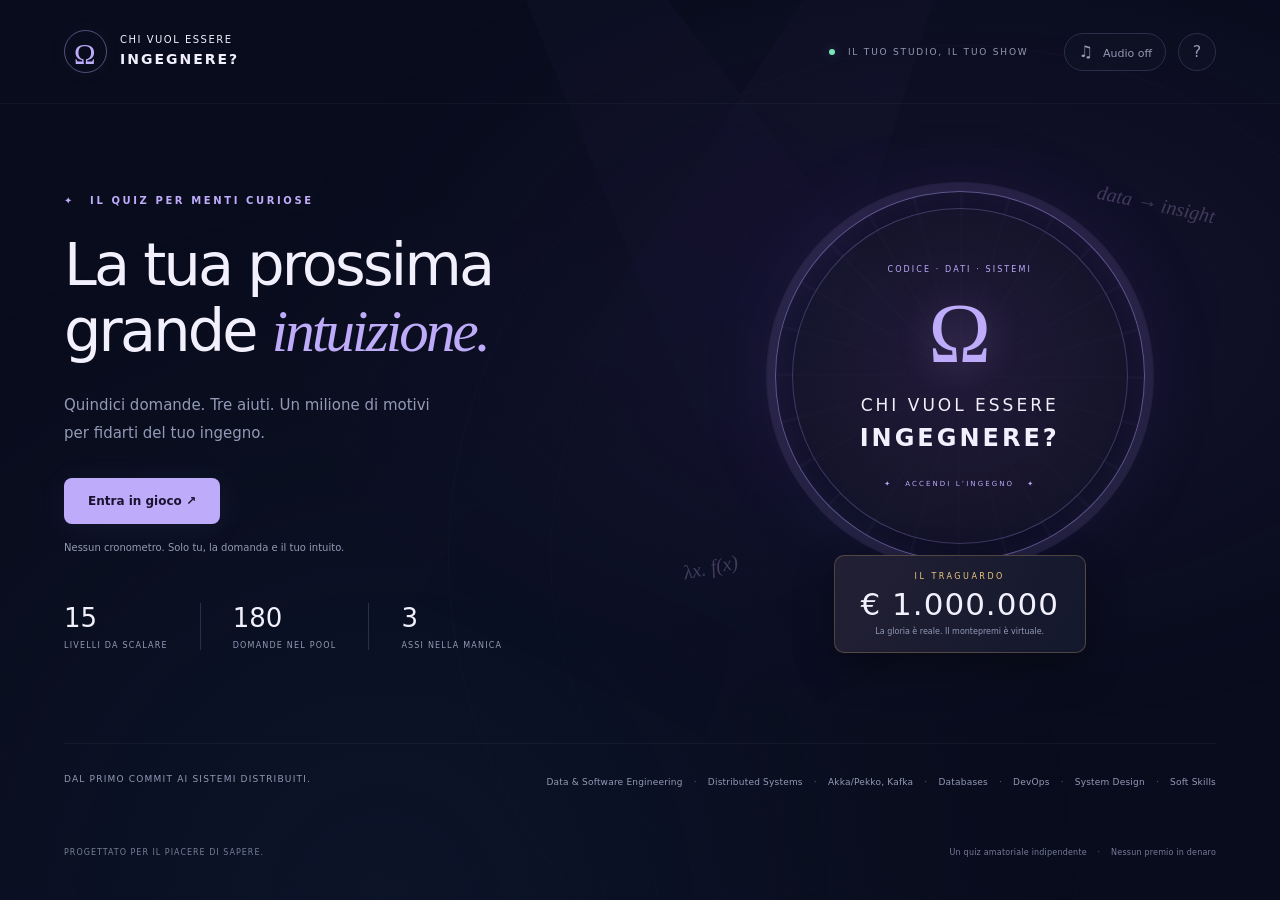
<file: static/index.html>
<!doctype html>
<html lang="it">
<head>
  <meta charset="utf-8">
  <meta name="viewport" content="width=device-width, initial-scale=1">
  <meta name="theme-color" content="#090c1c">
  <title>Chi vuol essere ingegnere?</title>
  <link rel="icon" href="data:image/svg+xml,%3Csvg xmlns='http://www.w3.org/2000/svg' viewBox='0 0 64 64'%3E%3Crect width='64' height='64' rx='18' fill='%23090c1c'/%3E%3Ctext x='32' y='43' text-anchor='middle' font-size='38' fill='%23c4abff'%3EΩ%3C/text%3E%3C/svg%3E">
  <link rel="stylesheet" href="style.css">
  <script type="module" src="app.js"></script>
</head>
<body>
  <div class="scenery" aria-hidden="true"><div class="beam beam-one"></div><div class="beam beam-two"></div><div class="stage-grid"></div><div class="orbit orbit-one"></div><div class="orbit orbit-two"></div></div>
  <header class="topbar">
    <a class="brand" href="./" aria-label="Chi vuol essere ingegnere, home"><span class="brand-mark">Ω</span><span>CHI VUOL ESSERE<br><strong>INGEGNERE?</strong></span></a>
    <div class="top-actions"><span class="studio-tag"><i></i> IL TUO STUDIO, IL TUO SHOW</span><button id="sound" class="icon-button" aria-label="Attiva musica ed effetti" aria-pressed="false">♫ <span>Audio off</span></button><button id="rules" class="icon-button" aria-label="Come si gioca">?</button></div>
  </header>
  <main>
    <section id="welcome" class="welcome" aria-labelledby="welcome-title">
      <div class="welcome-copy"><div class="eyebrow"><span class="tiny-star">✦</span> IL QUIZ PER MENTI CURIOSE</div><h1 id="welcome-title">La tua prossima<br>grande <em>intuizione.</em></h1><p class="intro">Quindici domande. Tre aiuti. Un milione di motivi<br class="desktop-break"> per fidarti del tuo ingegno.</p><div class="welcome-actions"><button id="start" class="button primary" disabled>Caricamento…</button><button id="resume" class="button secondary" hidden>Riprendi partita ↗</button></div><p id="load-status" class="fineprint" role="status">Prepariamo lo studio…</p><div class="welcome-stats"><div><strong>15</strong><span>LIVELLI DA SCALARE</span></div><div><strong id="bank-count">180</strong><span>DOMANDE NEL POOL</span></div><div><strong>3</strong><span>ASSI NELLA MANICA</span></div></div></div>
      <div class="welcome-art" aria-hidden="true"><div class="medallion"><div class="medallion-inner"><span class="seal-top">CODICE · DATI · SISTEMI</span><span class="seal-symbol">Ω</span><span class="seal-title">CHI VUOL ESSERE<br><b>INGEGNERE?</b></span><span class="seal-bottom">✦ &nbsp; ACCENDI L’INGEGNO &nbsp; ✦</span></div></div><div class="million-chip"><span>IL TRAGUARDO</span><strong>€ 1.000.000</strong><small>La gloria è reale. Il montepremi è virtuale.</small></div><span class="float-formula formula-one">data → insight</span><span class="float-formula formula-two">λx. f(x)</span></div>
      <div class="welcome-bottom"><span>DAL PRIMO COMMIT AI SISTEMI DISTRIBUITI.</span><span>Data &amp; Software Engineering <i>·</i> Distributed Systems <i>·</i> Akka/Pekko, Kafka <i>·</i> Databases <i>·</i> DevOps <i>·</i> System Design <i>·</i> Soft Skills</span></div>
    </section>
    <section id="game" class="game" hidden aria-label="Partita">
      <div class="play-area"><div class="round-heading"><div><div class="eyebrow" id="round-label">DOMANDA 01 / 15</div><h1 id="round-prize">€ 100</h1></div><div class="difficulty"><span id="difficulty-label">Riscaldamento</span><div id="difficulty-dots" aria-hidden="true"></div></div></div>
        <div class="lifelines" aria-label="Aiuti, utilizzabili una sola volta"><button id="fifty" class="lifeline"><span class="lifeline-icon">50:50</span><span><strong>Cinquanta e cinquanta</strong><small>Due possibilità in meno</small></span></button><button id="audience" class="lifeline"><span class="lifeline-icon people">♟♟♟</span><span><strong>Chiedi al pubblico</strong><small>Ascolta lo studio</small></span></button><button id="switch" class="lifeline"><span class="lifeline-icon">⇄</span><span><strong>Switch</strong><small>Cambia la domanda</small></span></button></div>
        <div class="question-stage"><div class="question-meta"><span id="subject">SOFTWARE ENGINEERING</span><span>✦</span><span id="question-tag">PRENDITI IL TUO TEMPO</span></div><h2 id="question" tabindex="-1"></h2><div id="answers" class="answers"></div><div class="answer-footer"><span id="answer-hint">Scegli una risposta per accenderla.</span><button id="confirm" class="button primary" disabled>È la mia risposta <span>→</span></button></div></div>
        <div class="game-bottom"><span><span class="live-dot"></span> <span id="guaranteed">Traguardo garantito: € 0</span></span><button id="walk" class="text-button">Mi ritiro con € 0 ↗</button></div><p id="game-status" class="sr-only" role="status" aria-live="polite"></p>
      </div>
      <aside class="ladder-panel" aria-label="Scala premi"><div class="ladder-heading"><span>LA SCALATA</span><span>↗</span></div><ol id="ladder" reversed></ol><div class="ladder-note"><span>◆</span> Traguardo garantito</div></aside>
    </section>
    <section id="result" class="result" hidden aria-labelledby="result-title"><div class="result-symbol" id="result-symbol">✦</div><div class="eyebrow" id="result-kicker">PARTITA CONCLUSA</div><h1 id="result-title">Un ottimo progetto.</h1><p id="result-description"></p><div class="result-prize" id="result-prize"></div><p class="fineprint">Montepremi virtuale · Soddisfazione autentica</p><div class="result-detail" id="result-detail"></div><button id="again" class="button primary">Ricomincia la scalata ↗</button><button id="home" class="text-button">Torna allo studio</button></section>
  </main>
  <footer class="site-footer"><span>PROGETTATO PER IL PIACERE DI SAPERE.</span><span>Un quiz amatoriale indipendente <i>·</i> Nessun premio in denaro</span></footer>
  <dialog id="modal" aria-labelledby="modal-title"><div class="modal-content"><div class="eyebrow" id="modal-kicker"></div><h2 id="modal-title"></h2><div id="modal-body"></div><div id="modal-actions" class="modal-actions"></div></div></dialog>
  <noscript><div class="noscript">Attiva JavaScript nel browser per giocare.</div></noscript>
</body>
</html>
</file>
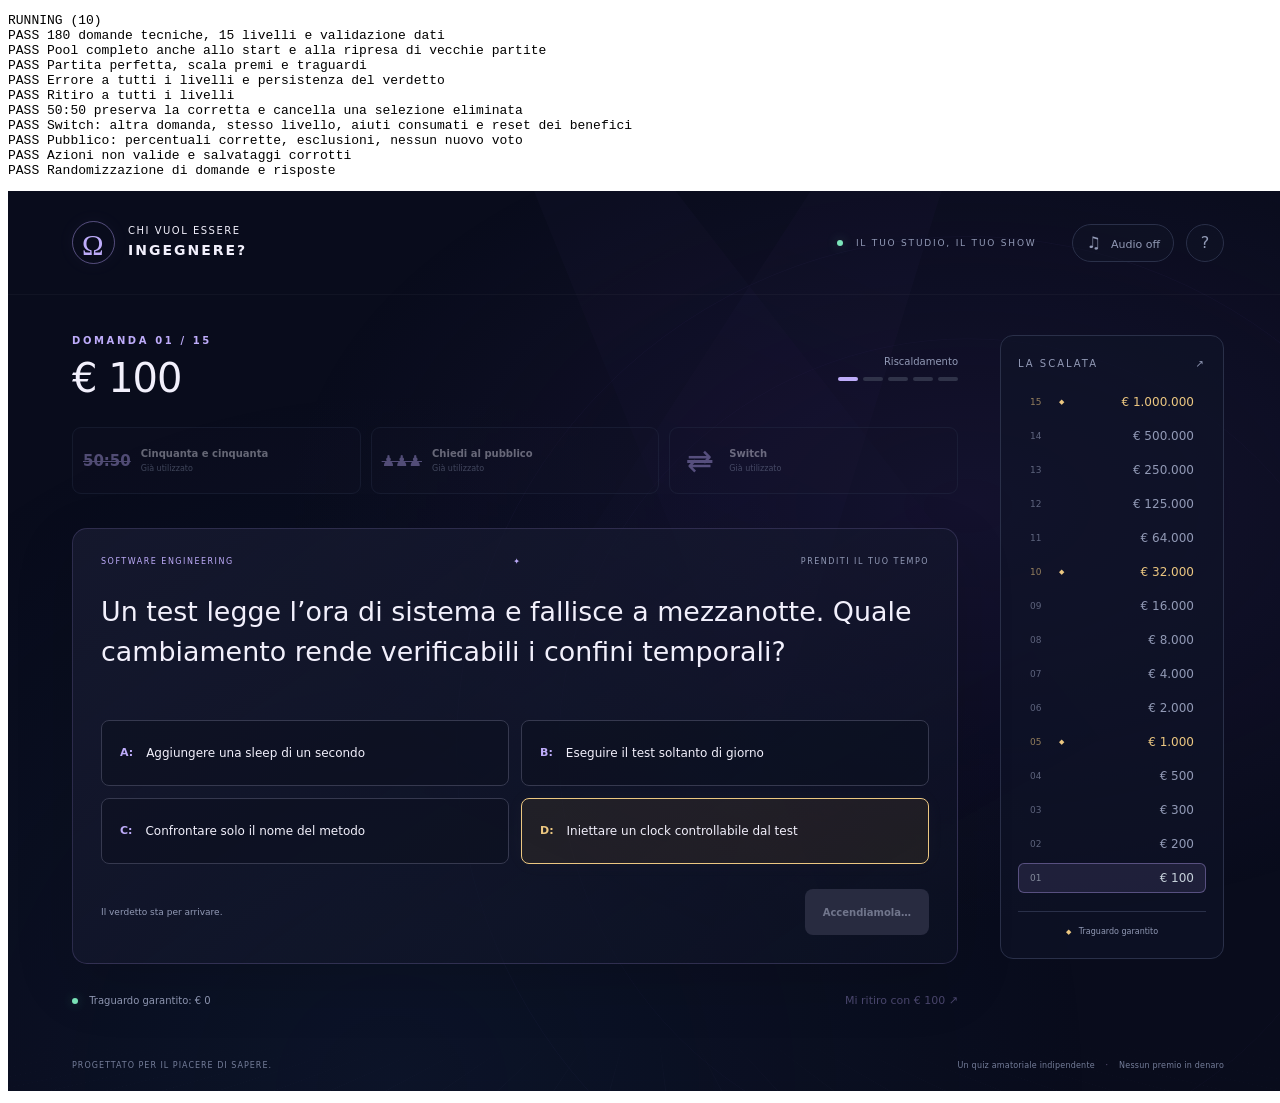
<file: tests/browser.html>
<!doctype html><html lang="it"><meta charset="utf-8"><title>CVEM browser tests</title><body><pre id="results">RUNNING</pre><iframe id="app" style="width:1280px;height:900px;border:0" title="Gioco in prova"></iframe><script type="module" src="browser.js"></script></body></html>
</file>
<file: static/style.css>
:root {
  color-scheme:dark;
  --bg:#090c1c;
  --panel:#101528;
  --line:#2a3049;
  --text:#f2f0fc;
  --muted:#929ab6;
  --purple:#beacfa;
  --gold:#ecc781;
  --green:#7ce6ba;
  --red:#ff8999;
  font-family:Inter,ui-sans-serif,system-ui,-apple-system,BlinkMacSystemFont,"Segoe UI",sans-serif;
  font-synthesis:none;
}

* {
  box-sizing:border-box;
}

body {
  margin:0;
  min-height:100vh;
  background:var(--bg);
  color:var(--text);
}

button,a {
  -webkit-tap-highlight-color:transparent;
}

button {
  font:inherit;
  cursor:pointer;
}

button:disabled {
  cursor:default;
}

button,a {
  touch-action:manipulation;
}

button:focus-visible,a:focus-visible {
  outline:3px solid var(--gold);
  outline-offset:5px;
}

button {
  color:inherit;
}

a {
  color:inherit;
  text-decoration:none;
}

[hidden] {
  display:none!important;
}

.scenery {
  position:fixed;
  inset:0;
  overflow:hidden;
  pointer-events:none;
  z-index:-1;
  background:radial-gradient(ellipse at 75% 35%,#32225e45,transparent 50%),radial-gradient(ellipse at 30% 100%,#18345b33,transparent 55%);
}

.beam {
  position:absolute;
  top:-30%;
  width:28%;
  height:130%;
  opacity:.4;
  filter:blur(18px);
  transform-origin:top;
  background:linear-gradient(180deg,#b594ff16,transparent);
  clip-path:polygon(45% 0,55% 0,100% 100%,0 100%);
  animation:sweep 18s ease-in-out infinite alternate;
}

.beam-one {
  left:20%;
  transform:rotate(-30deg);
}

.beam-two {
  right:8%;
  transform:rotate(25deg);
  animation-delay:-9s;
}

.stage-grid {
  position:absolute;
  bottom:-35%;
  left:-50%;
  width:200%;
  height:65%;
  background-image:linear-gradient(#9384cd10 1px,transparent 1px),linear-gradient(90deg,#9384cd10 1px,transparent 1px);
  background-size:65px 65px;
  transform:perspective(350px) rotateX(65deg);
  mask-image:linear-gradient(transparent,#000);
}

.orbit {
  position:absolute;
  top:5%;
  right:-15%;
  width:80vw;
  height:80vw;
  border:1px solid #aa90ed09;
  border-radius:50%;
}

.orbit-two {
  transform:scale(.8);
}

.topbar {
  max-width:1440px;
  margin:auto;
  padding:30px 5%;
  display:flex;
  align-items:center;
  justify-content:space-between;
  border-bottom:1px solid #ffffff09;
}

.brand {
  display:flex;
  align-items:center;
  gap:13px;
  font-size:10px;
  letter-spacing:1.5px;
  line-height:1.65;
}

.brand strong {
  font-size:14px;
  letter-spacing:2px;
}

.brand-mark {
  display:grid;
  place-items:center;
  width:43px;
  height:43px;
  border:1px solid #b9a5fb70;
  border-radius:50%;
  font-family:Georgia,serif;
  font-size:29px;
  color:var(--purple);
  box-shadow:0 0 20px #b9a5fb0b;
}

.top-actions {
  display:flex;
  align-items:center;
  gap:12px;
}

.studio-tag {
  font-size:9px;
  letter-spacing:1.8px;
  color:var(--muted);
  margin-right:24px;
}

.studio-tag i,.live-dot {
  display:inline-block;
  width:6px;
  height:6px;
  background:var(--green);
  border-radius:50%;
  margin-right:8px;
  box-shadow:0 0 12px #7ce6ba55;
}

.icon-button {
  border:1px solid var(--line);
  border-radius:24px;
  background:#10152780;
  min-width:38px;
  height:38px;
  padding:0 13px;
  color:var(--muted);
}

.icon-button span {
  font-size:11px;
  margin-left:5px;
}

.icon-button:hover {
  border-color:var(--purple);
  color:var(--text);
}

main {
  max-width:1320px;
  margin:auto;
  padding:0 5%;
}

.welcome {
  min-height:calc(100vh - 180px);
  display:grid;
  grid-template-columns:1.15fr 1fr;
  align-items:center;
  column-gap:50px;
  padding-top:55px;
}

.eyebrow {
  color:var(--purple);
  font-size:10px;
  font-weight:650;
  letter-spacing:2.6px;
}

.tiny-star {
  margin-right:9px;
}

.welcome h1 {
  font-size:clamp(40px,4.6vw,67px);
  font-weight:520;
  line-height:1.12;
  letter-spacing:-2.8px;
  margin:26px 0;
}

.welcome h1 em {
  font-family:Georgia,serif;
  font-weight:400;
  color:var(--purple);
}

.intro {
  font-size:15px;
  line-height:1.9;
  color:var(--muted);
  margin:0 0 30px;
}

.welcome-actions {
  display:flex;
  flex-wrap:wrap;
  gap:12px;
}

.button {
  border-radius:8px;
  padding:15px 23px;
  border:1px solid transparent;
  font-weight:650;
  font-size:12px;
  min-height:46px;
  transition:background .2s,transform .2s;
}

.button:not(:disabled):hover {
  transform:translateY(-2px);
}

.primary {
  background:var(--purple);
  color:#19132f;
  box-shadow:0 4px 30px #a58af514;
}

.primary:hover {
  background:#d0c0ff;
}

.primary:disabled {
  background:#282b40;
  color:#71768c;
  box-shadow:none;
}

.secondary {
  background:transparent;
  border-color:var(--line);
  color:var(--text);
}

.fineprint {
  font-size:10px;
  color:var(--muted);
  line-height:1.8;
  margin-top:15px;
}

.welcome-stats {
  display:flex;
  margin-top:46px;
  gap:32px;
}

.welcome-stats div {
  display:flex;
  flex-direction:column;
  gap:8px;
}

.welcome-stats div+div {
  border-left:1px solid var(--line);
  padding-left:32px;
}

.welcome-stats strong {
  font-weight:450;
  font-size:26px;
}

.welcome-stats span {
  font-size:8px;
  letter-spacing:1.2px;
  color:var(--muted);
}

.welcome-art {
  position:relative;
  display:flex;
  align-items:center;
  flex-direction:column;
  padding:30px 0;
}

.medallion {
  width:min(31vw,370px);
  aspect-ratio:1;
  border-radius:50%;
  padding:16px;
  border:1px solid #a893e988;
  box-shadow:0 0 0 8px #a893e906,0 0 0 9px #a893e919,0 0 90px #9471ff14,inset 0 0 45px #ab85ff13;
  background:repeating-conic-gradient(from 0deg,#b7a0ff08 0deg 1deg,transparent 1deg 15deg);
}

.medallion-inner {
  height:100%;
  border:1px solid #b7a0ff40;
  border-radius:50%;
  display:flex;
  align-items:center;
  justify-content:center;
  flex-direction:column;
  background:radial-gradient(#30234488,#10142488);
  position:relative;
}

.seal-top,.seal-bottom {
  font-size:8px;
  letter-spacing:2.1px;
  color:var(--purple);
}

.seal-symbol {
  font-size:84px;
  font-family:Georgia,serif;
  color:var(--purple);
  line-height:1.2;
  margin:10px 0 6px;
  text-shadow:0 0 35px #b69de54f;
}

.seal-title {
  text-align:center;
  font-size:17px;
  letter-spacing:3px;
  line-height:1.65;
}

.seal-title b {
  font-size:24px;
  font-weight:550;
}

.seal-bottom {
  margin-top:22px;
  font-size:7px;
}

.million-chip {
  margin-top:-6px;
  z-index:1;
  background:linear-gradient(120deg,#232035,#13182c);
  border:1px solid #b79c6455;
  border-radius:10px;
  padding:16px 26px;
  display:flex;
  align-items:center;
  flex-direction:column;
  gap:5px;
  box-shadow:0 15px 40px #0005;
}

.million-chip>span {
  color:var(--gold);
  font-size:8px;
  letter-spacing:2.5px;
}

.million-chip strong {
  font-weight:450;
  font-size:31px;
  letter-spacing:1px;
}

.million-chip small {
  font-size:8px;
  color:var(--muted);
}

.float-formula {
  position:absolute;
  color:#a48dc357;
  font-family:Georgia,serif;
  font-style:italic;
  font-size:20px;
}

.formula-one {
  right:0;
  top:6%;
  transform:rotate(12deg);
}

.formula-two {
  left:-20px;
  bottom:20%;
  transform:rotate(-12deg);
}

.welcome-bottom {
  grid-column:1/-1;
  display:flex;
  justify-content:space-between;
  border-top:1px solid #ffffff0b;
  padding:30px 0;
  margin-top:55px;
  gap:15px;
  color:var(--muted);
  font-size:9px;
  letter-spacing:1.2px;
}

.welcome-bottom>span:last-child {
  letter-spacing:.2px;
}

.welcome-bottom i,.site-footer i {
  font-style:normal;
  margin:0 8px;
  color:#665a81;
}

.site-footer {
  max-width:1440px;
  margin:auto;
  padding:24px 5%;
  display:flex;
  justify-content:space-between;
  gap:14px;
  color:#747d99;
  font-size:8px;
  letter-spacing:1px;
}

.site-footer>span:last-child {
  letter-spacing:.2px;
}

.game {
  display:grid;
  grid-template-columns:minmax(0,1fr) 224px;
  gap:42px;
  padding:40px 0 20px;
  min-height:calc(100vh - 185px);
}

.round-heading {
  display:flex;
  justify-content:space-between;
  align-items:center;
  margin-bottom:26px;
}

.round-heading h1 {
  font-size:40px;
  font-weight:450;
  letter-spacing:-1px;
  margin:9px 0 0;
}

.difficulty {
  text-align:right;
  font-size:10px;
  color:var(--muted);
}

#difficulty-dots {
  display:flex;
  gap:5px;
  justify-content:flex-end;
  margin-top:10px;
}

#difficulty-dots i {
  height:4px;
  width:20px;
  background:#303349;
  border-radius:2px;
}

#difficulty-dots i.on {
  background:var(--purple);
}

.lifelines {
  display:grid;
  grid-template-columns:repeat(3,1fr);
  gap:10px;
  margin-bottom:34px;
}

.lifeline {
  display:flex;
  align-items:center;
  text-align:left;
  gap:10px;
  border:1px solid var(--line);
  background:#14192c80;
  border-radius:9px;
  padding:13px 10px;
  min-height:67px;
  transition:border-color .2s;
}

.lifeline:hover:not(:disabled) {
  border-color:var(--purple);
  background:#211b38;
}

.lifeline-icon {
  color:var(--purple);
  font-size:15px;
  font-weight:650;
  min-width:39px;
  text-align:center;
}

.lifeline:last-child .lifeline-icon {
  font-size:30px;
  font-weight:400;
}

.lifeline strong {
  display:block;
  font-size:10px;
  font-weight:550;
}

.lifeline small {
  display:block;
  font-size:8px;
  color:var(--muted);
  margin-top:5px;
}

.lifeline.used {
  opacity:.4;
}

.lifeline.used .lifeline-icon {
  text-decoration:line-through;
}

.question-stage {
  background:linear-gradient(145deg,#191c33bc,#0e132580);
  border:1px solid #9380c93b;
  border-radius:15px;
  padding:28px;
  position:relative;
  box-shadow:0 20px 60px #0002;
}

.question-meta {
  display:flex;
  align-items:center;
  justify-content:space-between;
  font-size:8px;
  letter-spacing:1.5px;
  color:var(--muted);
  gap:10px;
}

.question-meta>span:nth-child(2) {
  color:var(--purple);
}

#subject {
  color:var(--purple);
}

.question-stage h2 {
  font-size:clamp(19px,2.1vw,27px);
  line-height:1.5;
  font-weight:480;
  min-height:100px;
  margin:26px 0 28px;
  outline:none;
  overflow-wrap:anywhere;
}

.answers {
  display:grid;
  grid-template-columns:1fr 1fr;
  gap:12px;
}

.answer {
  display:flex;
  text-align:left;
  align-items:center;
  gap:13px;
  padding:17px 18px;
  min-height:66px;
  border:1px solid #36394f;
  border-radius:8px;
  background:#0c1020b0;
  font-size:12px;
  line-height:1.5;
  transition:border-color .2s,background .2s;
  overflow-wrap:anywhere;
}

.answer-letter {
  flex-shrink: 0;
  white-space: nowrap;
  color:var(--purple);
  font-size:11px;
  font-weight:700;
}

.answer:hover:not(:disabled) {
  border-color:var(--purple);
  background:#24203c;
}

.answer.selected {
  border-color:var(--gold);
  background:#5f492438;
  box-shadow:0 0 20px #edc78109;
}

.answer.selected .answer-letter {
  color:var(--gold);
}

.answer.correct {
  border-color:var(--green);
  background:#25524155;
}

.answer.wrong {
  border-color:var(--red);
  background:#682b3755;
}

.answer.eliminated {
  opacity:.23;
  text-decoration:line-through;
}

.answer-footer {
  display:flex;
  align-items:center;
  justify-content:space-between;
  gap:15px;
  margin-top:25px;
}

.answer-footer>span {
  font-size:9px;
  color:var(--muted);
  max-width:48%;
  line-height:1.6;
}

.answer-footer .button {
  padding:12px 17px;
  font-size:10px;
}

.answer-footer .button span {
  margin-left:15px;
}

.game-bottom {
  display:flex;
  justify-content:space-between;
  align-items:center;
  gap:10px;
  margin-top:20px;
  font-size:10px;
  color:var(--muted);
}

.text-button {
  border:0;
  background:none;
  padding:10px 0;
  color:var(--purple);
  font-size:11px;
}

.text-button:hover {
  text-decoration:underline;
}

.text-button:disabled {
  opacity:.35;
}

.ladder-panel {
  border:1px solid var(--line);
  border-radius:13px;
  background:#10152899;
  padding:22px 17px;
  align-self:start;
}

.ladder-heading {
  display:flex;
  justify-content:space-between;
  font-size:10px;
  letter-spacing:2px;
  color:var(--muted);
  margin-bottom:18px;
}

#ladder {
  list-style:none;
  margin:0;
  padding:0;
  display:flex;
  flex-direction:column;
  gap:4px;
}

.rung {
  display:grid;
  grid-template-columns:23px 12px 1fr;
  gap:6px;
  padding:7px 11px;
  border-radius:6px;
  font-size:12px;
  align-items:center;
  color:var(--muted);
  border:1px solid transparent;
}

.rung .rung-number {
  font-size:9px;
  opacity:.6;
}

.rung .rung-marker {
  font-size:7px;
}

.rung .rung-prize {
  text-align:right;
  font-variant-numeric:tabular-nums;
}

.rung.safety {
  color:var(--gold);
}

.rung.current {
  background:#b8a2f51c;
  border-color:#b8a2f560;
  color:#e0d5ff;
}

.rung.passed:not(.safety) {
  color:#c6d1db;
}

.ladder-note {
  font-size:8px;
  color:var(--muted);
  text-align:center;
  margin-top:18px;
  padding-top:15px;
  border-top:1px solid var(--line);
}

.ladder-note span {
  font-size:7px;
  color:var(--gold);
  margin-right:5px;
}

dialog {
  color:var(--text);
  background:linear-gradient(140deg,#1d2039,#101528);
  border:1px solid #6e6085;
  border-radius:16px;
  padding:0;
  width:min(510px,calc(100% - 32px));
  max-height:85vh;
  box-shadow:0 40px 120px #0009;
}

dialog::backdrop {
  background:#050717bf;
  backdrop-filter:blur(8px);
}

.modal-content {
  padding:32px;
}

dialog h2 {
  font-size:27px;
  font-weight:500;
  line-height:1.3;
  margin:16px 0;
}

#modal-body {
  font-size:13px;
  line-height:1.8;
  color:#b8c0d6;
}

#modal-body p {
  margin:12px 0;
}

#modal-body strong {
  color:var(--text);
}

.modal-actions {
  display:flex;
  flex-wrap:wrap;
  gap:10px;
  margin-top:25px;
}

.modal-actions .button {
  flex:1;
}

.rules-list {
  padding-left:20px;
}

.rules-list li {
  margin:9px 0;
}

.audience-row {
  display:grid;
  grid-template-columns:15px 1fr 42px;
  gap:12px;
  align-items:center;
  margin:14px 0;
}

.audience-track {
  height:13px;
  background:#080d20;
  border-radius:4px;
  overflow:hidden;
}

.audience-fill {
  height:100%;
  background:linear-gradient(90deg,#7c69bd,#c2acf7);
  border-radius:4px;
}

.audience-row strong {
  font-size:11px;
  text-align:right;
}

.result {
  max-width:640px;
  text-align:center;
  min-height:calc(100vh - 190px);
  margin:0 auto;
  padding:50px 0;
}

.result-symbol {
  font-size:55px;
  color:var(--gold);
  margin-bottom:22px;
  text-shadow:0 0 70px #ebc78066;
}

.result h1 {
  font-size:40px;
  font-weight:500;
  letter-spacing:-1px;
}

.result>p {
  color:var(--muted);
  font-size:13px;
  line-height:1.8;
}

.result-prize {
  font-size:64px;
  letter-spacing:-2px;
  color:var(--gold);
  margin-top:25px;
}

.result-detail {
  font-size:12px;
  line-height:1.9;
  background:#151a2c90;
  border:1px solid var(--line);
  border-radius:10px;
  margin:30px 0;
  padding:20px;
  color:var(--muted);
  text-align:left;
}

.result-detail strong {
  color:var(--text);
}

.result>.text-button {
  display:block;
  margin:16px auto;
}

.sr-only {
  position:absolute;
  width:1px;
  height:1px;
  margin:-1px;
  padding:0;
  overflow:hidden;
  clip:rect(0,0,0,0);
  white-space:nowrap;
  border:0;
}

.noscript {
  position:fixed;
  inset:20% 10% auto;
  padding:30px;
  background:var(--panel);
  border:1px solid var(--gold);
  z-index:10;
}

.resolving .question-stage {
  animation:thinking .55s ease-in-out infinite alternate;
}

.confetti {
  position:fixed;
  top:-20px;
  width:8px;
  height:14px;
  pointer-events:none;
  z-index:10;
  animation:fall 3s linear forwards;
}

@keyframes fall {
  to {
    transform:translateY(110vh) rotate(700deg);
  }
}

@keyframes thinking {
  to {
    border-color:#edc781aa;
    box-shadow:0 0 35px #edc78118;
  }
}

@keyframes sweep {
  to {
    transform:rotate(10deg);
  }
}

@media(min-width:1500px) {
  .welcome {
    min-height:700px;
  }
  .game {
    min-height:700px;
  }
}

@media(max-width:1000px) {
  .studio-tag {
    display:none;
  }
  .game {
    gap:22px;
    grid-template-columns:minmax(0,1fr) 195px;
  }
  .lifeline {
    flex-direction:column;
    text-align:center;
    padding:10px 4px;
    gap:6px;
  }
  .lifeline small {
    display:none;
  }
  .lifeline-icon {
    height:24px;
    display:grid;
    place-items:center;
  }
  .lifeline:last-child .lifeline-icon {
    line-height:.7;
  }
  .question-stage {
    padding:22px;
  }
  .welcome-stats {
    gap:20px;
  }
  .welcome-stats div+div {
    padding-left:20px;
  }
  .seal-symbol {
    font-size:65px;
  }
  .seal-title {
    font-size:12px;
  }
  .seal-title b {
    font-size:18px;
  }
  .seal-top,.seal-bottom {
    font-size:6px;
    letter-spacing:1px;
  }
  .seal-bottom {
    margin-top:13px;
  }
  .rung {
    padding:7px 5px;
  }
  .answer {
    padding:13px 12px;
  }
  .welcome {
    gap:25px;
  }
  .formula-two {
    left:-10px;
  }
}

@media(max-width:720px) {
  .topbar {
    padding:20px 5%;
  }
  .brand {
    font-size:8px;
  }
  .brand strong {
    font-size:11px;
  }
  .brand-mark {
    width:36px;
    height:36px;
    font-size:25px;
  }
  .top-actions {
    gap:7px;
  }
  .icon-button {
    height:35px;
    min-width:35px;
    padding:0 10px;
  }
  .welcome {
    grid-template-columns:1fr;
    text-align:center;
    padding-top:40px;
    gap:20px;
  }
  .welcome h1 {
    font-size:47px;
    margin:22px 0;
  }
  .intro {
    font-size:13px;
  }
  .welcome-actions,.welcome-stats {
    justify-content:center;
  }
  .welcome-stats {
    margin-top:28px;
  }
  .welcome-art {
    padding:24px 0 0;
  }
  .medallion {
    width:250px;
  }
  .seal-symbol {
    font-size:61px;
  }
  .seal-title {
    font-size:12px;
  }
  .seal-title b {
    font-size:18px;
  }
  .million-chip {
    padding:12px 20px;
  }
  .million-chip strong {
    font-size:25px;
  }
  .float-formula {
    font-size:17px;
  }
  .formula-one {
    right:13%;
    top:8%;
  }
  .formula-two {
    left:9%;
    bottom:20%;
  }
  .welcome-bottom {
    margin-top:20px;
    flex-direction:column;
    line-height:1.8;
    padding:20px 0;
    font-size:8px;
  }
  .site-footer {
    flex-direction:column;
    text-align:center;
    padding:18px 5%;
    line-height:1.8;
    font-size:7px;
  }
  .game {
    grid-template-columns:1fr;
    padding-top:25px;
    gap:25px;
  }
  .round-heading h1 {
    font-size:34px;
  }
  .round-heading {
    margin-bottom:20px;
  }
  .lifelines {
    margin-bottom:22px;
  }
  .lifeline {
    flex-direction:row;
    justify-content:center;
    padding:12px 5px;
    min-height:52px;
  }
  .lifeline strong {
    font-size:8px;
  }
  .lifeline-icon {
    font-size:12px;
    min-width:30px;
  }
  .lifeline:first-child strong {
    max-width:65px;
  }
  .question-stage {
    padding:22px 16px;
  }
  .question-stage h2 {
    min-height:0;
    font-size:22px;
    margin:24px 0;
  }
  .question-meta {
    font-size:7px;
    letter-spacing:1px;
  }
  .answers {
    grid-template-columns:1fr;
    gap:9px;
  }
  .answer {
    min-height:55px;
    font-size:13px;
    padding:14px 16px;
  }
  .answer-footer {
    gap:10px;
  }
  .answer-footer>span {
    font-size:9px;
    max-width:42%;
  }
  .answer-footer .button {
    padding:12px;
    font-size:10px;
  }
  .answer-footer .button span {
    margin-left:4px;
  }
  .game-bottom {
    font-size:9px;
    flex-wrap:wrap;
  }
  .game-bottom .text-button {
    font-size:10px;
  }
  .ladder-panel {
    padding:18px;
  }
  .ladder-heading {
    margin-bottom:15px;
  }
  #ladder {
    display:grid;
    grid-template-columns:1fr 1fr 1fr;
    gap:5px;
  }
  .rung {
    font-size:10px;
    padding:7px 4px;
    gap:3px;
    grid-template-columns:15px 7px 1fr;
  }
  .rung .rung-number {
    font-size:8px;
  }
  .ladder-note {
    margin-top:12px;
    padding-top:12px;
  }
  .result {
    padding:35px 0;
  }
  .result h1 {
    font-size:32px;
  }
  .result-prize {
    font-size:53px;
  }
  .modal-content {
    padding:25px;
  }
  .desktop-break {
    display:none;
  }
}

@media(prefers-reduced-motion:reduce) {
  *,*::before,*::after {
    animation:none!important;
    transition:none!important;
  }
  .confetti {
    display:none;
  }
}

@media(max-width:360px) {
  .lifeline strong {
    display:none;
  }
  .icon-button span {
    display:none;
  }
  .welcome h1 {
    font-size:40px;
  }
  .welcome-stats span {
    font-size:7px;
  }
  .welcome-stats {
    gap:15px;
  }
  .welcome-stats div+div {
    padding-left:15px;
  }
}

.welcome-bottom > span:last-child {
  max-width: 65%;
  line-height: 1.9;
}
@media (max-width: 720px) {
    .welcome-bottom > span:last-child { max-width: 100%; }
  .question-meta { flex-wrap: wrap; }
  #subject { max-width: 65%; }
}
</file>
